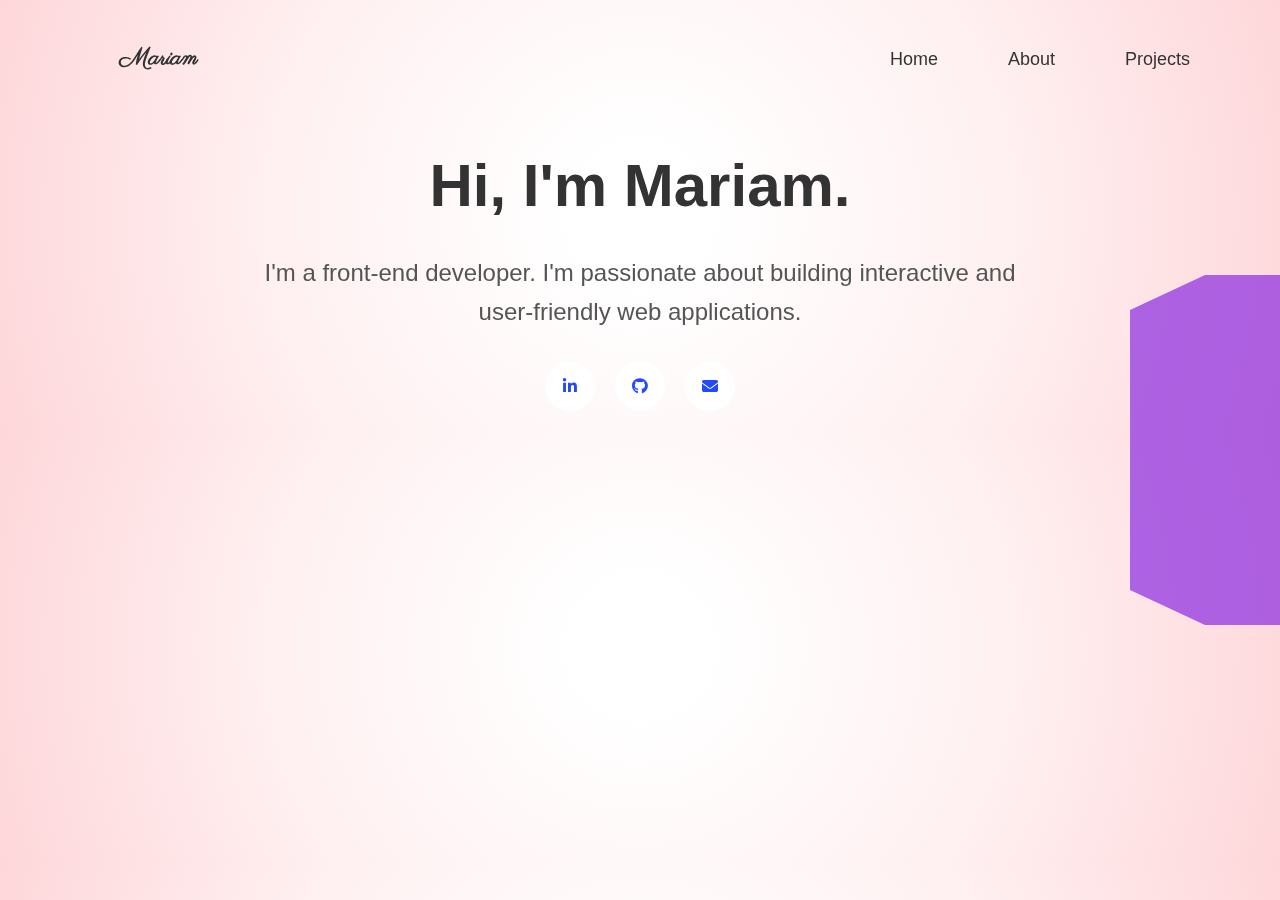
<file: index.html>
<!DOCTYPE html>
<html lang="en">
  <head>
    <meta charset="UTF-8" />
    <meta name="viewport" content="width=device-width, initial-scale=1.0" />
    <title>Mariam - Front-end developer</title>
    <link rel="stylesheet" href="style.css" />
    <link
      rel="stylesheet"
      href="https://cdnjs.cloudflare.com/ajax/libs/font-awesome/6.4.0/css/all.min.css"
    />
    <link
      href="https://fonts.googleapis.com/css2?family=Parisienne&display=swap"
      rel="stylesheet"
    />
  </head>
  <body>
    <header>
      <div class="logo">Mariam</div>
      <nav>
        <ul>
          <li><a href="#">Home</a></li>
          <li><a href="about.html">About</a></li>
          <li><a href="projects.html">Projects</a></li>
        </ul>
      </nav>
    </header>
    <div class="half-heptagon"></div>
    <main class="hero">
      <h1>Hi, I'm Mariam.</h1>
      <p class="subtitle">
        I'm a front-end developer. I'm passionate about building interactive and
        user-friendly web applications.
      </p>
      <div class="social-links">
        <a href="https://www.linkedin.com/in/mariam-alsaeed-bb8102268/">
          <i class="fab fa-linkedin-in"></i>
        </a>
        <a href="https://github.com/maiamelsaeed">
          <i class="fab fa-github"></i>
        </a>
        <a href="mailto:mariam.elgalady1@gmail.com">
          <i class="fas fa-envelope"></i>
        </a>
      </div>
    </main>
  </body>
</html>
</file>
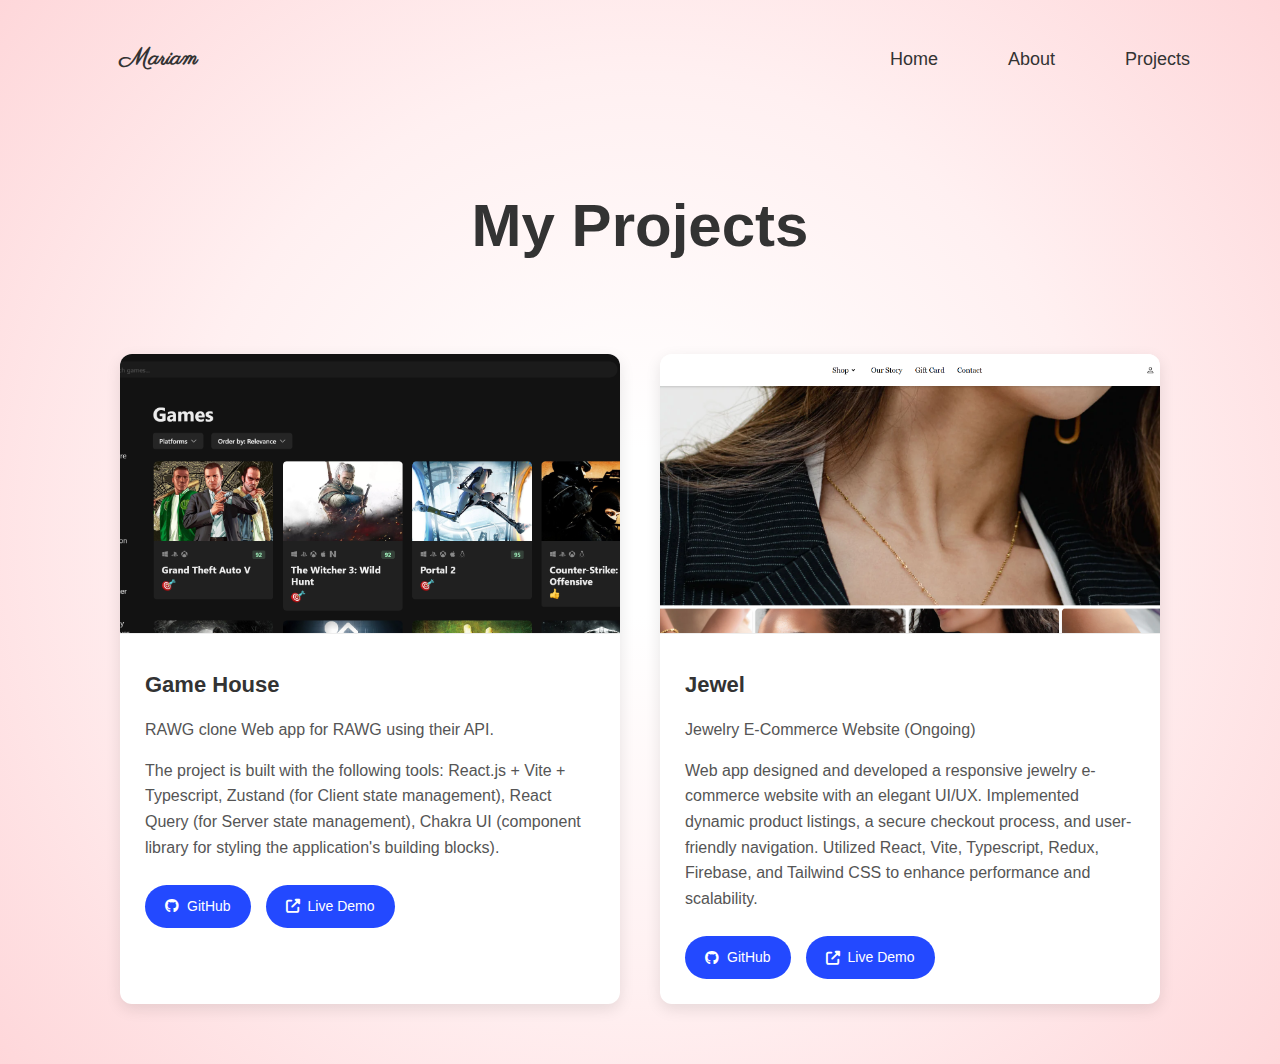
<file: projects.html>
<!DOCTYPE html>
<html>
  <head>
    <link rel="stylesheet" href="style.css" />
    <link
      rel="stylesheet"
      href="https://cdnjs.cloudflare.com/ajax/libs/font-awesome/6.4.0/css/all.min.css"
    />
    <style>
      .projects-container {
        display: flex;
        flex-wrap: wrap;
        justify-content: center;
        gap: 40px;
        padding: 40px;
        max-width: 1200px;
        margin: 0 auto;
      }

      .project-card {
        width: 500px;
        background: white;
        border-radius: 12px;
        overflow: hidden;
        box-shadow: 0 5px 15px rgba(0, 0, 0, 0.1);
        transition: transform 0.3s ease, box-shadow 0.3s ease;
      }

      .project-card:hover {
        transform: translateY(-10px);
        box-shadow: 0 15px 30px rgba(0, 0, 0, 0.15);
      }

      .project-image {
        width: 100%;
        height: 280px;
        object-fit: cover;
        border-bottom: 1px solid #eee;
      }

      .project-content {
        padding: 25px;
      }

      .project-content h2 {
        margin: 0 0 15px 0;
        font-size: 22px;
      }

      .project-content p {
        color: #555;
        line-height: 1.6;
        margin-bottom: 15px;
      }

      .project-links {
        margin-top: 25px;
        display: flex;
        gap: 15px;
      }

      .project-links a {
        padding: 10px 20px;
        background: #2349ff;
        color: white;
        text-decoration: none;
        border-radius: 30px;
        transition: all 0.3s;
        display: flex;
        align-items: center;
        gap: 8px;
        font-size: 14px;
      }

      .project-links a:hover {
        background: #478dff;
        transform: translateY(-2px);
      }

      .projects-title {
        width: 100%;
        text-align: center;
        margin-bottom: 40px;
      }
    </style>
  </head>
  <body>
    <header>
      <div class="logo">Mariam</div>
      <nav>
        <ul>
          <li><a href="index.html">Home</a></li>
          <li><a href="about.html">About</a></li>
          <li><a href="#">Projects</a></li>
        </ul>
      </nav>
    </header>

    <div class="projects-container">
      <h1 class="projects-title">My Projects</h1>

      <!-- Project 1 -->
      <div class="project-card">
        <img
          src="assets/gamehub.png"
          alt="Game House Project"
          class="project-image"
        />
        <div class="project-content">
          <h2>Game House</h2>
          <p>RAWG clone Web app for RAWG using their API.</p>
          <p>
            The project is built with the following tools: React.js + Vite +
            Typescript, Zustand (for Client state management), React Query (for
            Server state management), Chakra UI (component library for styling
            the application's building blocks).
          </p>
          <div class="project-links">
            <a
              href="https://github.com/maiamelsaeed/game-house"
              target="_blank"
            >
              <i class="fab fa-github"></i> GitHub
            </a>
            <a href="https://game-house-chi.vercel.app/" target="_blank">
              <i class="fas fa-external-link-alt"></i> Live Demo
            </a>
          </div>
        </div>
      </div>

      <!-- Project 2 -->
      <div class="project-card">
        <img src="assets/jewel.png" alt="Jewel Project" class="project-image" />
        <div class="project-content">
          <h2>Jewel</h2>
          <p>Jewelry E-Commerce Website (Ongoing)</p>
          <p>
            Web app designed and developed a responsive jewelry e-commerce
            website with an elegant UI/UX. Implemented dynamic product listings,
            a secure checkout process, and user-friendly navigation. Utilized
            React, Vite, Typescript, Redux, Firebase, and Tailwind CSS to
            enhance performance and scalability.
          </p>
          <div class="project-links">
            <a href="https://github.com/maiamelsaeed/jewel" target="_blank">
              <i class="fab fa-github"></i> GitHub
            </a>
            <a href="https://jewel-self.vercel.app/" target="_blank">
              <i class="fas fa-external-link-alt"></i> Live Demo
            </a>
          </div>
        </div>
      </div>
    </div>
  </body>
</html>
</file>
<file: style.css>
@import url("https://fonts.googleapis.com/css2?family=Parisienne&display=swap");
* {
  margin: 0;
  padding: 0;
  box-sizing: border-box;
  font-family: "Arial", sans-serif;
}

body {
  background-image: radial-gradient(
    circle at center,
    white 10%,
    #fff0f1,
    #fed7da
  );
  color: #333;
  line-height: 1.6;
  padding: 20px;
}

header {
  display: flex;
  justify-content: space-between;
  align-items: center;
  padding: 20px 0;
  margin-bottom: 40px;
}

.logo {
  padding-left: 100px;
  font-family: "Parisienne", cursive;
  font-size: 24px;
  font-weight: bold;
  cursor: pointer;
}

nav ul {
  display: flex;
  list-style: none;
  padding-right: 50px;
}

nav ul li {
  margin-left: 30px;
}

nav ul li a {
  text-decoration: none;
  color: #333;
  font-size: 18px;
  transition: all 0.2s ease;
  padding: 12px 20px;
}

nav ul li a:hover {
  background-color: #2349ff;
  border-radius: 30px;
  color: white;
}

.hero {
  max-width: 800px;
  margin: 0 auto;
  text-align: center;
}

h1 {
  font-weight: 900;
  font-size: 60px;
  margin-bottom: 20px;
}

.subtitle {
  font-size: 24px;
  margin-bottom: 30px;
  color: #555;
}

.social-links {
  display: flex;
  justify-content: center;
  gap: 20px;
  margin-top: 30px;
}

.social-links a {
  display: flex;
  align-items: center;
  justify-content: center;
  width: 50px;
  height: 50px;
  background-color: white;
  color: #2349ff;
  border-radius: 50%;
  text-decoration: none;
  transition: all 0.3s;
}

.social-links a:hover {
  background-color: #f0f0f0;
  transform: translateY(-5px);
}

.half-heptagon {
  position: fixed;
  right: 0;
  top: 50%;
  transform: translateY(-50%);
  width: 150px;
  height: 350px;
  background: #8a2be2;
  clip-path: polygon(0% 10%, 50% 0%, 100% 0%, 100% 100%, 50% 100%, 0% 90%);
  z-index: -1;
  opacity: 0.7;
  filter: drop-shadow(-8px 0 15px rgba(138, 43, 226, 0.4));
}
/* Responsive Design */
@media (max-width: 768px) {
  body {
    padding: 10px;
  }

  header {
    flex-direction: column;
    text-align: center;
  }

  .logo {
    padding-left: 0;
    margin-bottom: 10px;
  }

  nav ul {
    flex-direction: column;
    padding-right: 0;
  }

  nav ul li {
    margin: 10px 0;
  }

  .hero {
    max-width: 100%;
    padding: 0 20px;
  }

  h1 {
    font-size: 40px;
  }

  .subtitle {
    font-size: 18px;
  }

  .social-links {
    flex-wrap: wrap;
    gap: 10px;
  }

  .social-links a {
    width: 40px;
    height: 40px;
    font-size: 16px;
  }

  .projects-container {
    flex-direction: column;
    padding: 20px;
  }

  .project-card {
    width: 100%;
  }

  .half-heptagon {
    width: 100px;
    height: 250px;
  }
}

@media (max-width: 480px) {
  h1 {
    font-size: 30px;
  }

  .subtitle {
    font-size: 16px;
  }

  .social-links a {
    width: 35px;
    height: 35px;
    font-size: 14px;
  }
}
</file>
